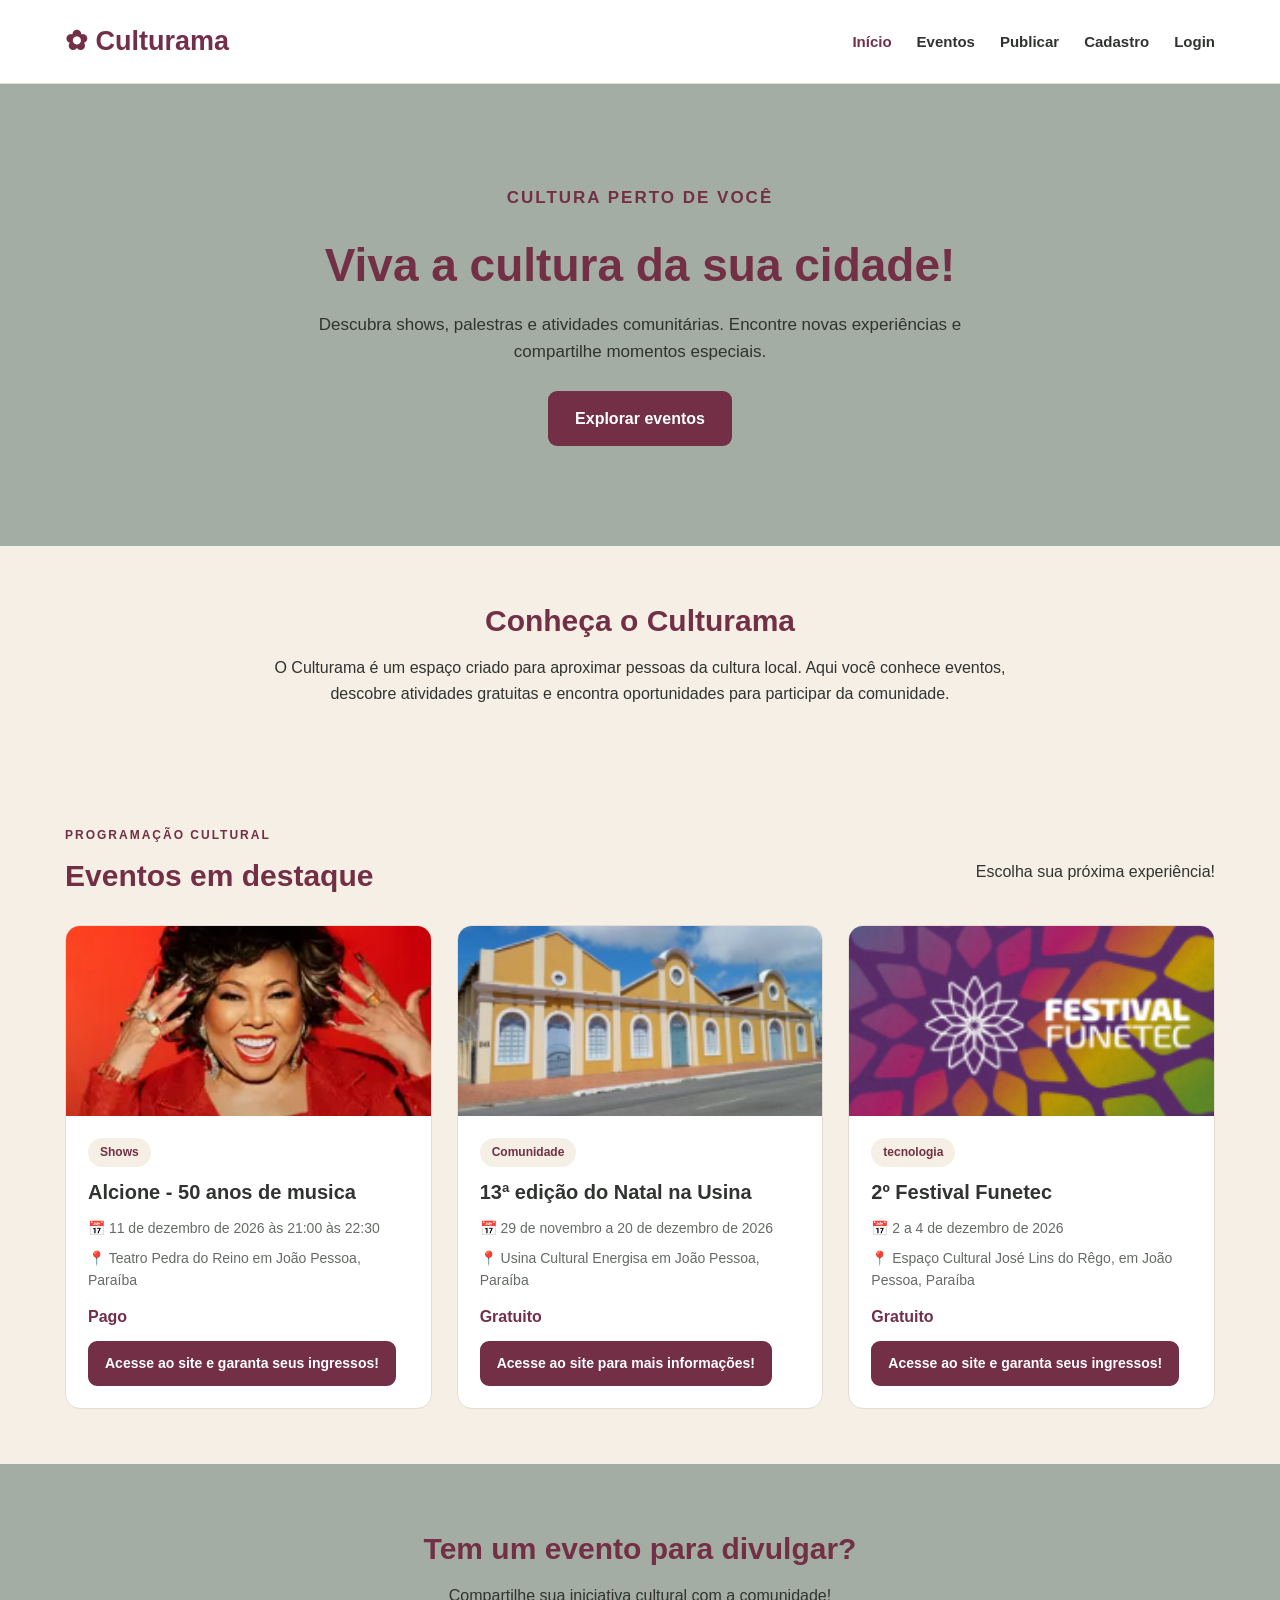
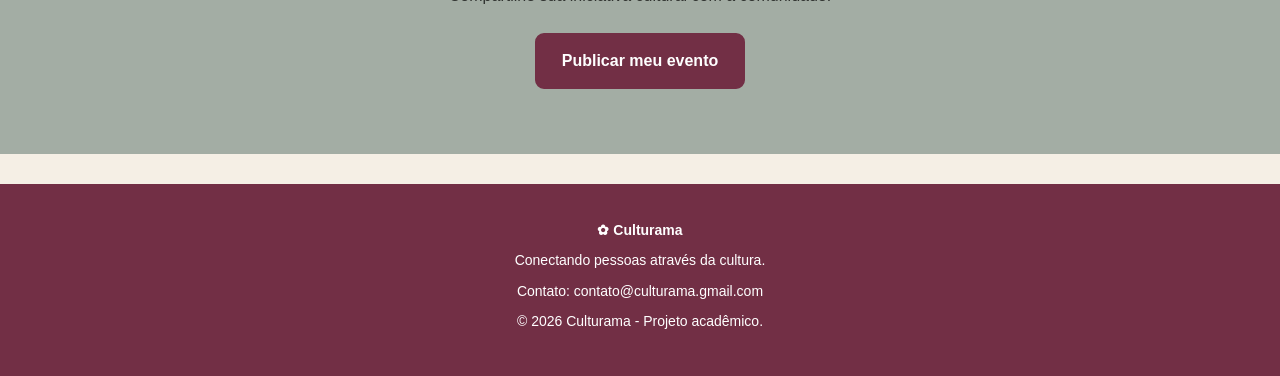
<file: projeto/index.html>
<!DOCTYPE html>
<html lang="pt-BR">

<head>
    <meta charset="UTF-8">
    <meta name="viewport" content="width=device-width, initial-scale=1.0">
    <title>Culturama | Início</title>
    <link rel="stylesheet" href="../css/style.css">
</head>

<body>

    <!-- Cabeçalho e menu -->
    <header class="cabecalho">
        <div class="container barra">
            <a href="../projeto/index.html" class="logo">
                ✿ Culturama
            </a>

            <nav class="menu" aria-label="Menu principal">
                <a href="../projeto/index.html" class="ativo">Início</a>
                <a href="../projeto/eventos.html">Eventos</a>
                <a href="../projeto/publicar.html">Publicar</a>
                <a href="../projeto/cadastro.html">Cadastro</a>
                <a href="../projeto/login.html">Login</a>
            </nav>
        </div>
    </header>

    <main>

        <!-- Banner principal -->
        <section class="banner">
            <div class="container">
                <p class="etiqueta">CULTURA PERTO DE VOCÊ</p>
                <h1>Viva a cultura da sua cidade!</h1>
                <p>
                    Descubra shows, palestras e atividades
                    comunitárias. Encontre novas experiências
                    e compartilhe momentos especiais.
                </p>
                <a href="../projeto/eventos.html" class="botao">
                    Explorar eventos
                </a>
            </div>
        </section>

        <!-- Apresentação -->
        <section class="secao container">
            <div class="apresentacao">
                <h2>Conheça o Culturama</h2>
                <p>
                    O Culturama é um espaço criado para aproximar
                    pessoas da cultura local. Aqui você conhece
                    eventos, descobre atividades gratuitas e
                    encontra oportunidades para participar
                    da comunidade.
                </p>
            </div>
        </section>

        <!-- Eventos em destaque -->
        <section class="secao container">
            <div class="titulo-secao">
                <div>
                    <p class="etiqueta">PROGRAMAÇÃO CULTURAL</p>
                    <h2>Eventos em destaque</h2>
                </div>
                <p>Escolha sua próxima experiência!</p>
            </div>

            <div class="grade-eventos">

                <article class="card">
                    <img src="../imagens_programacao/alcione.png" alt="Cantora Alcione">

                    <div class="card-conteudo">
                        <span class="categoria">Shows</span>
                        <h3>Alcione - 50 anos de musica</h3>
                        <p>📅 11 de dezembro de 2026 às 21:00 às 22:30</p>
                        <p>📍 Teatro Pedra do Reino em João Pessoa, Paraíba</p>
                        <p class="preco">Pago</p>
                        <a href="https://meaple.com.br/ls-entretenimento/alcione-em-joao-pessoa"
                            class="botao botao-pequeno">
                            Acesse ao site e garanta seus ingressos!
                        </a>
                    </div>
                </article>

                <article class="card">
                    <img src="../imagens_programacao/usina_energisa.png" alt="local da Usina Energisa">

                    <div class="card-conteudo">
                        <span class="categoria">Comunidade</span>
                        <h3>13ª edição do Natal na Usina</h3>
                        <p>📅 29 de novembro a 20 de dezembro de 2026</p>
                        <p>📍 Usina Cultural Energisa em João Pessoa, Paraíba</p>
                        <p class="preco">Gratuito</p>
                        <a href="https://www.natalnausina.com.br/" class="botao botao-pequeno">
                            Acesse ao site para mais informações! </a>
                    </div>
                </article>

                <article class="card">
                    <img src="../imagens_programacao/festival_funetec.png" alt="logo do festival">

                    <div class="card-conteudo">
                        <span class="categoria">tecnologia</span>
                        <h3>2º Festival Funetec</h3>
                        <p>📅 2 a 4 de dezembro de 2026</p>
                        <p>📍 Espaço Cultural José Lins do Rêgo, em João Pessoa, Paraíba</p>
                        <p class="preco">Gratuito</p>
                        <a href="https://www.festivalfunetec.com.br/" class="botao botao-pequeno">
                            Acesse ao site e garanta seus ingressos!
                        </a>
                    </div>
                </article>

            </div>
        </section>

        <!-- Convite para publicar -->
        <section class="convite">
            <div class="container centralizar">
                <h2>Tem um evento para divulgar?</h2>
                <p>
                    Compartilhe sua iniciativa cultural
                    com a comunidade!
                </p>
                <a href="../projeto/publicar.html" class="botao">
                    Publicar meu evento
                </a>
            </div>
        </section>

    </main>
    <!-- Rodapé -->
    <footer class="rodape">
        <div class="container">
            <p><strong>✿ Culturama</strong></p>
            <p>Conectando pessoas através da cultura.</p>
            <p>Contato: contato@culturama.gmail.com</p>
            <p>© 2026 Culturama - Projeto acadêmico.</p>
        </div>
    </footer>

</body>

</html>
</file>
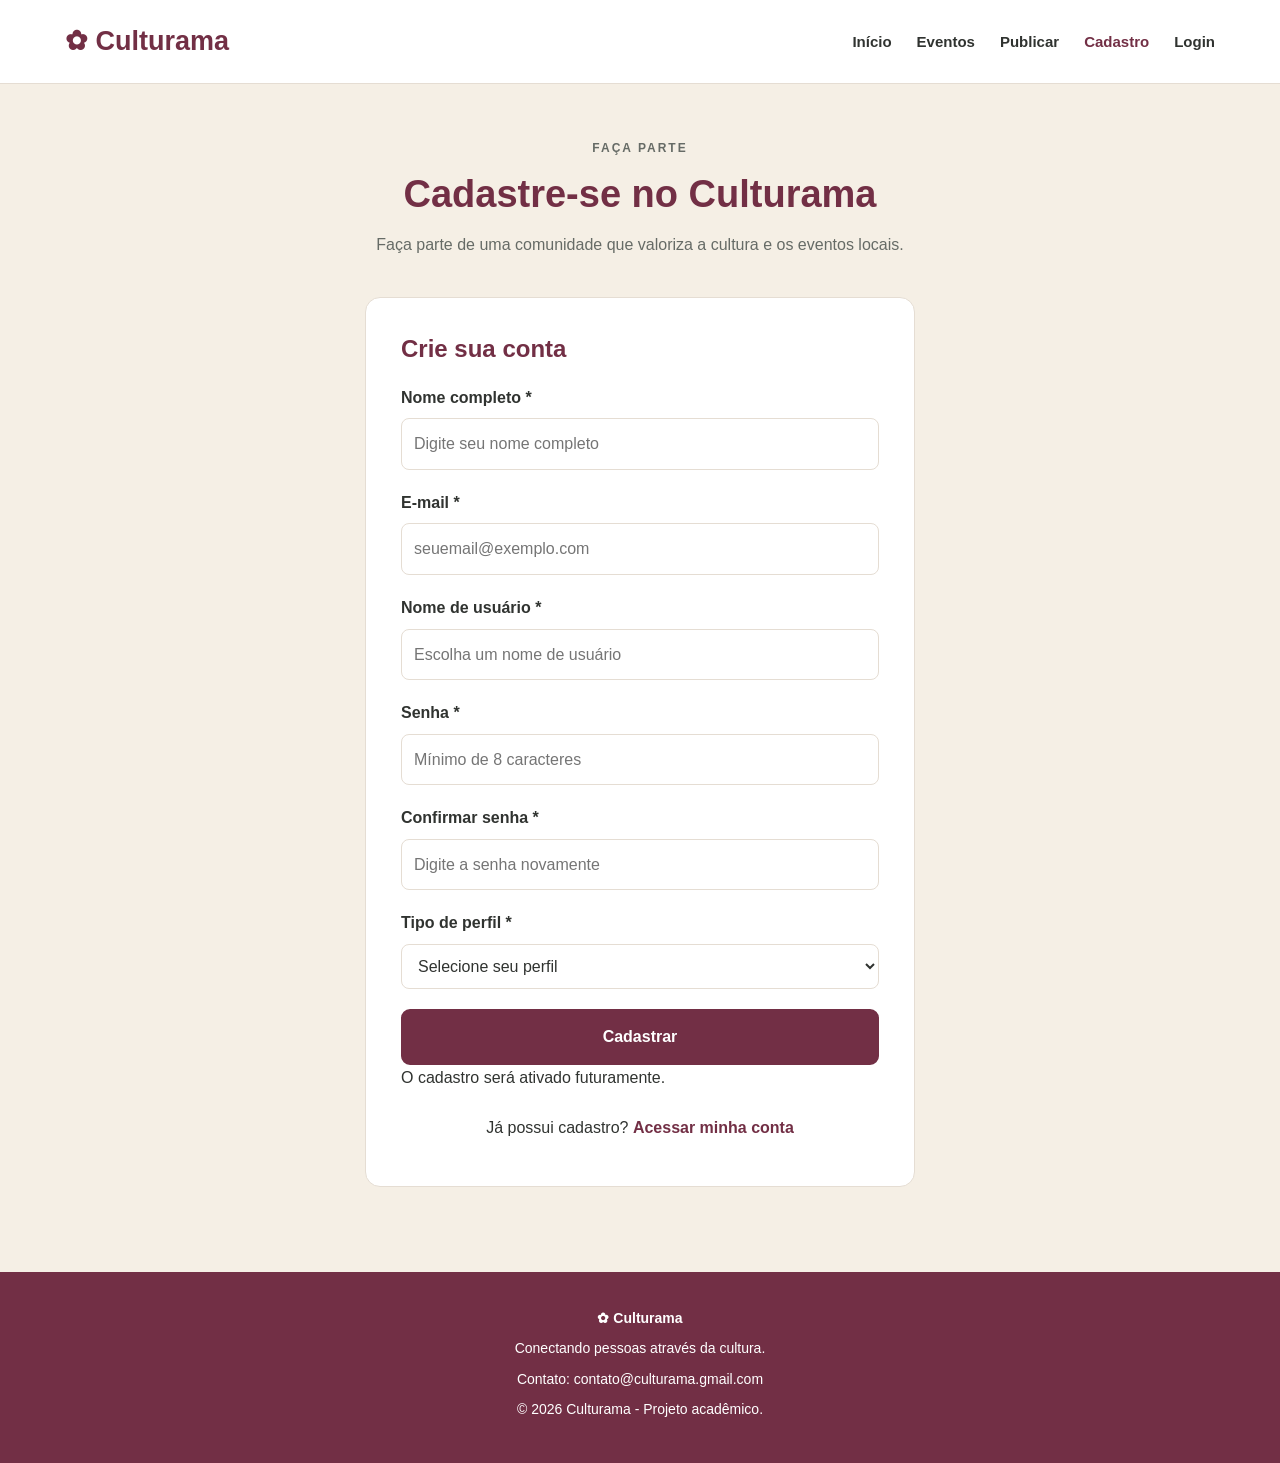
<file: projeto/cadastro.html>
<!DOCTYPE html>
<html lang="pt-BR">
<head>
    <meta charset="UTF-8">
    <meta name="viewport" content="width=device-width, initial-scale=1.0">
    <title>Culturama | Cadastro</title>
    <link rel="stylesheet" href="../css/style.css">
</head>
<body>

    <header class="cabecalho">
        <div class="container barra">
            <a href="../projeto/index.html" class="logo">✿ Culturama</a>

            <nav class="menu" aria-label="Menu principal">
                <a href="../projeto/index.html">Início</a>
                <a href="../projeto/eventos.html">Eventos</a>
                <a href="../projeto/publicar.html">Publicar</a>
                <a href="../projeto/cadastro.html" class="ativo">Cadastro</a>
                <a href="../projeto/login.html">Login</a>
            </nav>
        </div>
    </header>

    <main class="container secao">

        <div class="titulo-pagina">
            <p class="etiqueta">FAÇA PARTE</p>
            <h1>Cadastre-se no Culturama</h1>
            <p>
                Faça parte de uma comunidade que
                valoriza a cultura e os eventos locais.
            </p>
        </div>

        <section class="formulario-caixa formulario-menor">

            <h2>Crie sua conta</h2>

            <form>

                <div class="campo">
                    <label for="nome">
                        Nome completo *
                    </label>
                    <input
                        type="text"
                        id="nome"
                        name="nome"
                        placeholder="Digite seu nome completo"
                        autocomplete="name"
                        required>
                </div>

                <div class="campo">
                    <label for="email">
                        E-mail *
                    </label>
                    <input
                        type="email"
                        id="email"
                        name="email"
                        placeholder="seuemail@exemplo.com"
                        autocomplete="email"
                        required>
                </div>

                <div class="campo">
                    <label for="usuario">
                        Nome de usuário *
                    </label>
                    <input
                        type="text"
                        id="usuario"
                        name="usuario"
                        placeholder="Escolha um nome de usuário"
                        autocomplete="username"
                        required>
                </div>

                <div class="campo">
                    <label for="senha">
                        Senha *
                    </label>
                    <input
                        type="password"
                        id="senha"
                        name="senha"
                        minlength="8"
                        autocomplete="new-password"
                        placeholder="Mínimo de 8 caracteres"
                        required>
                </div>

                <div class="campo">
                    <label for="confirmar-senha">
                        Confirmar senha *
                    </label>
                    <input
                        type="password"
                        id="confirmar-senha"
                        name="confirmar-senha"
                        minlength="8"
                        autocomplete="new-password"
                        placeholder="Digite a senha novamente"
                        required>
                </div>

                <div class="campo">
                    <label for="perfil">
                        Tipo de perfil *
                    </label>
                    <select id="perfil"
                            name="perfil"
                            required>
                        <option value="">
                            Selecione seu perfil
                        </option>
                        <option value="participante">
                            Participante
                        </option>
                        <option value="organizador">
                            Organizador
                        </option>
                    </select>
                </div>

                <button type="button"
                        class="botao botao-largo"
                        disabled>
                    Cadastrar
                </button>

                <p class="aviso">
                    O cadastro será ativado futuramente.
                </p>

            </form>

           <div class="mensagem-formulario">
                <p>
                    Já possui cadastro?
                    <a href="../projeto/login.html">
                        Acessar minha conta
                    </a>
                </p>
            </div>

        </section>

    </main>

    <footer class="rodape">
        <div class="container">
            <p><strong>✿ Culturama</strong></p>
            <p>Conectando pessoas através da cultura.</p>
            <p>Contato: contato@culturama.gmail.com</p>
            <p>© 2026 Culturama - Projeto acadêmico.</p>
        </div>
    </footer>

</body>
</html>
</file>
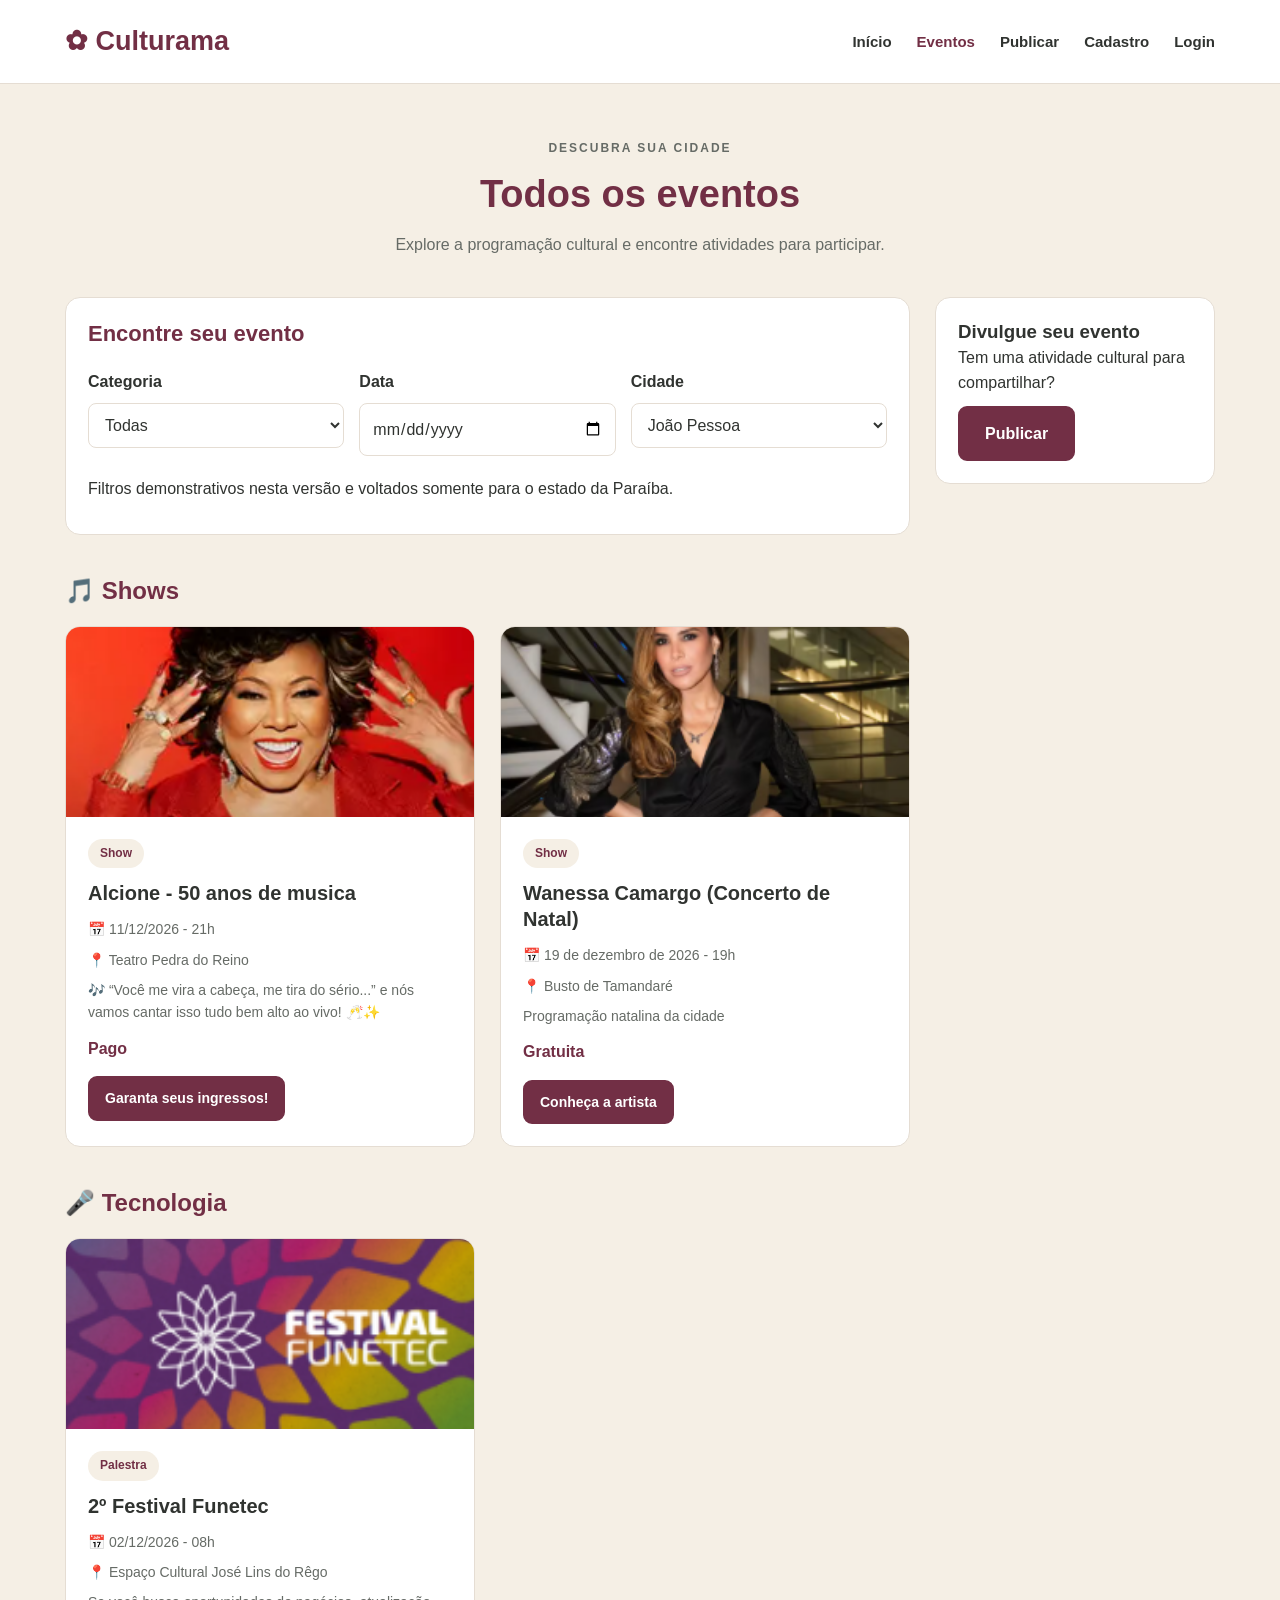
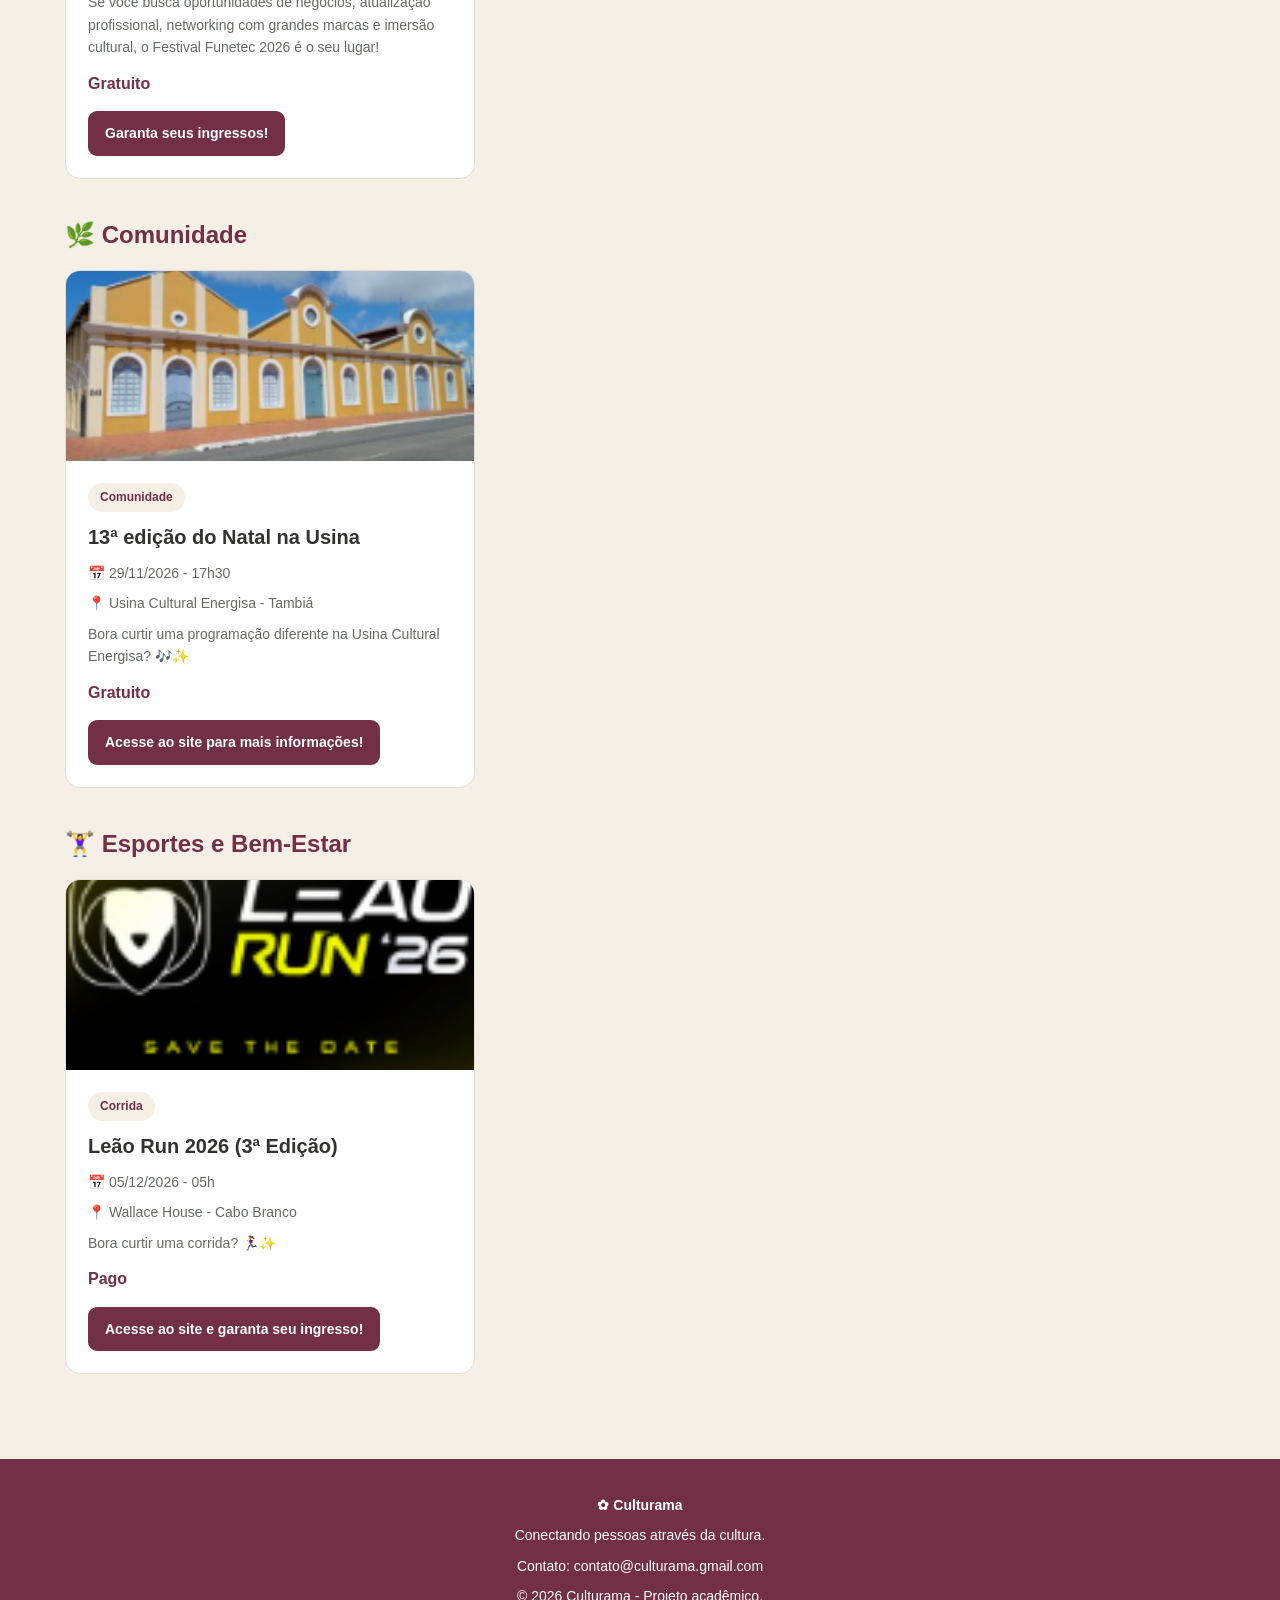
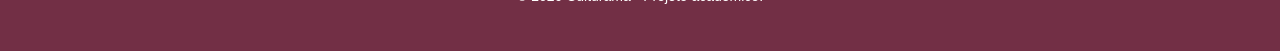
<file: projeto/eventos.html>
<!DOCTYPE html>
<html lang="pt-BR">

<head>
    <meta charset="UTF-8">
    <meta name="viewport" content="width=device-width, initial-scale=1.0">
    <title>Culturama | Eventos</title>
    <link rel="stylesheet" href="../css/style.css">
</head>

<body>

    <header class="cabecalho">
        <div class="container barra">
            <a href="../projeto/index.html" class="logo">✿ Culturama</a>

            <nav class="menu" aria-label="Menu principal">
                <a href="../projeto/index.html">Início</a>
                <a href="../projeto/eventos.html" class="ativo">Eventos</a>
                <a href="../projeto/publicar.html">Publicar</a>
                <a href="../projeto/cadastro.html">Cadastro</a>
                <a href="../projeto/login.html">Login</a>
            </nav>
        </div>
    </header>

    <main class="container secao">

        <div class="titulo-pagina">
            <p class="etiqueta">DESCUBRA SUA CIDADE</p>
            <h1>Todos os eventos</h1>
            <p>
                Explore a programação cultural e encontre
                atividades para participar.
            </p>
        </div>

        <!-- Conteúdo principal e barra lateral -->
        <div class="layout-eventos">

            <div class="conteudo-eventos">

                <!-- Filtros visuais -->
                <section class="painel">
                    <h2>Encontre seu evento</h2>

                    <div class="filtros">
                        <div class="campo">
                            <label for="filtro-categoria">
                                Categoria
                            </label>
                            <select id="filtro-categoria">
                                <option>Todas</option>
                                <option>Shows</option>
                                <option>Tecnologia</option>
                                <option>Comunidade</option>
                            </select>
                        </div>

                        <div class="campo">
                            <label for="filtro-data">Data</label>
                            <input type="date" id="filtro-data">
                        </div>

                        <div class="campo">
                            <label for="filtro-bairro">Cidade</label>
                            <select id="filtro-bairro">
                                <option>João Pessoa</option>
                                <option>Sape</option>
                                <option>Caapoarã</option>
                                <option>Santa Rita</option>
                                <option></option>
                            </select>
                        </div>
                    </div>

                    <p class="aviso">
                        Filtros demonstrativos nesta versão e voltados somente para o estado da Paraíba.
                    </p>
                </section>

                <!-- Categoria Shows -->
                <section class="grupo-eventos">
                    <h2>🎵 Shows</h2>

                    <div class="grade-eventos">

                        <article class="card">
                            <img src="../imagens_programacao/alcione.png" alt="">
                            <div class="card-conteudo">
                                <span class="categoria">Show</span>
                                <h3>Alcione - 50 anos de musica</h3>
                                <p>📅 11/12/2026 - 21h</p>
                                <p>📍 Teatro Pedra do Reino</p>
                                <p>🎶 “Você me vira a cabeça, me tira do sério...” e nós vamos cantar isso tudo bem alto
                                    ao vivo! 🥂✨</p>
                                <p class="preco">Pago</p>

                                <div class="acoes-card">
                                    <a href="https://meaple.com.br/ls-entretenimento/alcione-em-joao-pessoa"
                                        class="botao botao-pequeno">
                                        Garanta seus ingressos!
                                    </a>
                                </div>
                            </div>
                        </article>

                        <article class="card">
                            <img src="../imagens_programacao/wanessa.camargo.png" alt="">
                            <div class="card-conteudo">
                                <span class="categoria">Show</span>
                                <h3>Wanessa Camargo (Concerto de Natal)</h3>
                                <p>📅 19 de dezembro de 2026 - 19h</p>
                                <p>📍 Busto de Tamandaré</p>
                                <p>
                                    Programação natalina da cidade
                                </p>
                                <p class="preco">Gratuita</p>

                                <div class="acoes-card">
                                    <a href="https://pt.wikipedia.org/wiki/Wanessa_Camargo" class="botao botao-pequeno">
                                        Conheça a artista
                                    </a>
                                </div>
                            </div>
                        </article>

                    </div>
                </section>

                <!-- Categoria Tecnologia -->
                <section class="grupo-eventos">
                    <h2>🎤 Tecnologia</h2>

                    <div class="grade-eventos">

                        <article class="card">
                            <img src="../imagens_programacao/festival_funetec.png" alt="">
                            <div class="card-conteudo">
                                <span class="categoria">Palestra</span>
                                <h3>2º Festival Funetec</h3>
                                <p>📅 02/12/2026 - 08h</p>
                                <p>📍 Espaço Cultural José Lins do Rêgo</p>
                                <p>
                                    Se você busca oportunidades de negócios, atualização profissional, networking com
                                    grandes marcas e imersão cultural, o Festival Funetec 2026 é o seu lugar!
                                </p>
                                <p class="preco">Gratuito</p>
                                <div class="acoes-card">
                                    <a href="https://www.festivalfunetec.com.br/" class="botao botao-pequeno">
                                        Garanta seus ingressos!
                                    </a>
                                </div>
                            </div>
                        </article>
                    </div>
                </section>

                <!-- Categoria Comunidade -->
                <section class="grupo-eventos">
                    <h2>🌿 Comunidade</h2>

                    <div class="grade-eventos">

                        <article class="card">
                            <img src="../imagens_programacao/usina_energisa.png" alt="">
                            <div class="card-conteudo">
                                <span class="categoria">Comunidade</span>
                                <h3>13ª edição do Natal na Usina</h3>
                                <p>📅 29/11/2026 - 17h30</p>
                                <p>📍 Usina Cultural Energisa - Tambiá</p>
                                <p>
                                    Bora curtir uma programação diferente na Usina Cultural Energisa? 🎶✨
                                </p>
                                <p class="preco">Gratuito</p>

                                <div class="acoes-card">
                                    <a href="https://www.natalnausina.com.br/" class="botao botao-pequeno">
                                        Acesse ao site para mais informações!
                                    </a>
                                </div>
                            </div>
                        </article>
                    </div>
                </section>

                <section class="grupo-eventos">
                    <h2>🏋️‍♀️ Esportes e Bem-Estar</h2>

                    <div class="grade-eventos">

                        <article class="card">
                            <img src="../imagens_programacao/corrida.png" alt="">
                            <div class="card-conteudo">
                                <span class="categoria">Corrida</span>
                                <h3>Leão Run 2026 (3ª Edição)</h3>
                                <p>📅 05/12/2026 - 05h</p>
                                <p>📍 Wallace House - Cabo Branco</p>
                                <p>
                                    Bora curtir uma corrida? 🏃‍♀️✨
                                </p>
                                <p class="preco">Pago</p>

                                <div class="acoes-card">
                                    <a href="https://www.sympla.com.br/evento/leao-run-2026-3-edicao/3558794?referrer=www.google.com&referrer=www.google.com"
                                        class="botao botao-pequeno">
                                        Acesse ao site e garanta seu ingresso!
                                    </a>
                                </div>
                            </div>
                        </article>
                    </div>
                </section>

            </div>

            <div class="painel painel-lateral">
                <h3>Divulgue seu evento</h3>
                <p>
                    Tem uma atividade cultural
                    para compartilhar?
                </p>
                <a href="../projeto/publicar.html" class="botao">
                    Publicar
                </a>
            </div>
            </aside>

        </div>
    </main>

    <footer class="rodape">
        <div class="container">
            <p><strong>✿ Culturama</strong></p>
            <p>Conectando pessoas através da cultura.</p>
            <p>Contato: contato@culturama.gmail.com</p>
            <p>© 2026 Culturama - Projeto acadêmico.</p>
        </div>
    </footer>

</body>

</html>
</file>
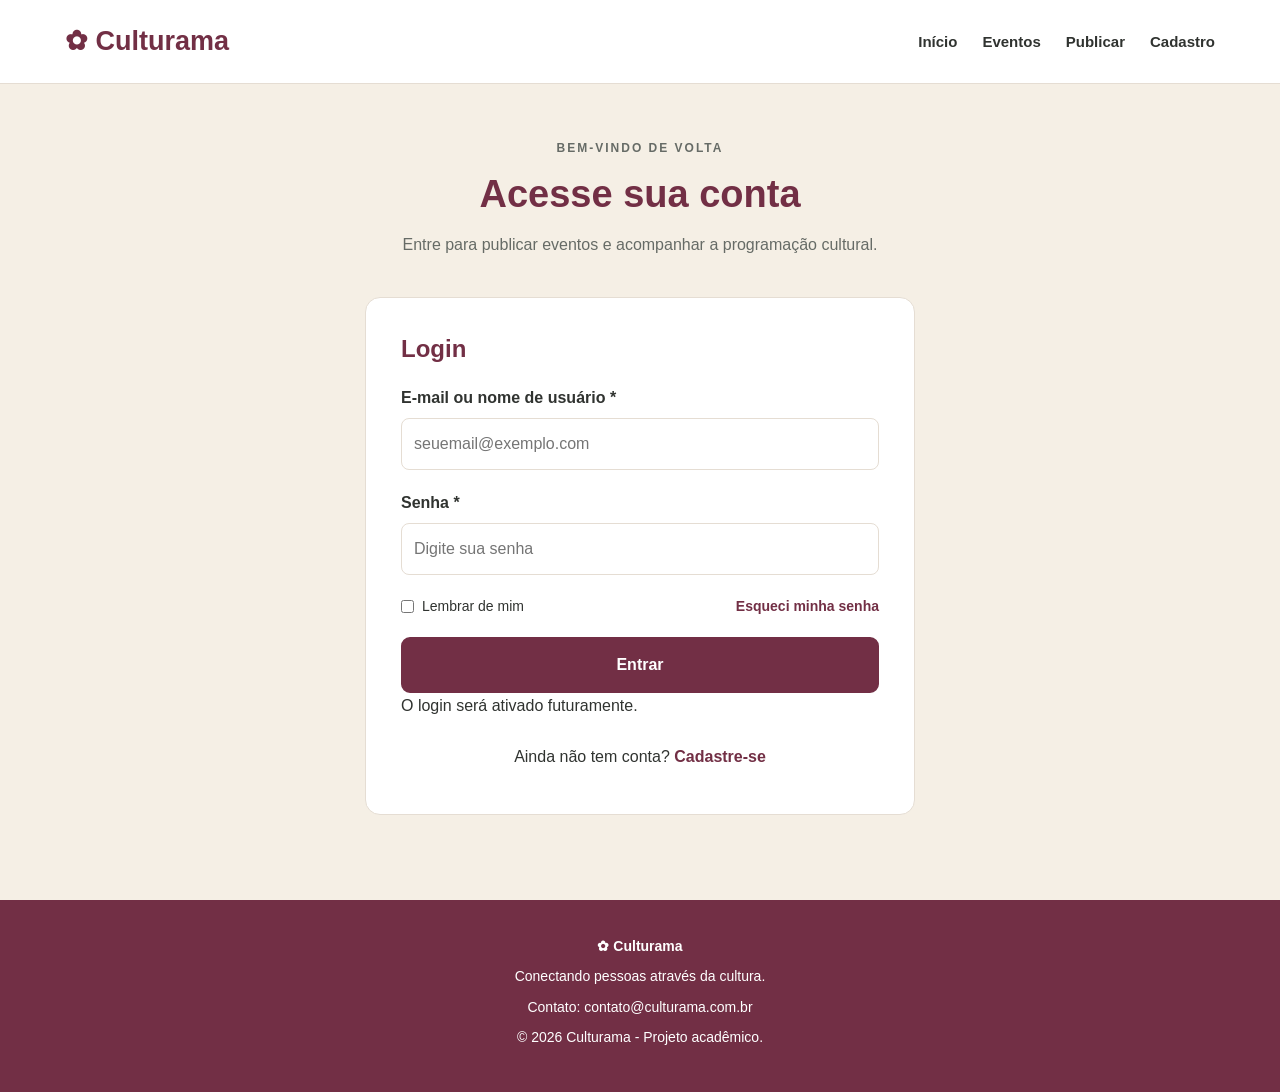
<file: projeto/login.html>
<!DOCTYPE html>
<html lang="pt-BR">

<head>
    <meta charset="UTF-8">
    <meta name="viewport" content="width=device-width, initial-scale=1.0">
    <title>Culturama | Login</title>
    <link rel="stylesheet" href="../css/style.css">
</head>

<body>

    <!-- Cabeçalho e menu -->
    <header class="cabecalho">
        <div class="container barra">
            <a href="../projeto/index.html" class="logo">✿ Culturama</a>

            <nav class="menu" aria-label="Menu principal">
                <a href="../projeto/index.html">Início</a>
                <a href="../projeto/eventos.html">Eventos</a>
                <a href="../projeto/publicar.html">Publicar</a>
                <a href="../projeto/cadastro.html">Cadastro</a>
            </nav>
        </div>
    </header>

    <main class="container secao">

        <div class="titulo-pagina">
            <p class="etiqueta">BEM-VINDO DE VOLTA</p>
            <h1>Acesse sua conta</h1>
            <p>
                Entre para publicar eventos e acompanhar
                a programação cultural.
            </p>
        </div>

        <section class="formulario-caixa formulario-menor">

            <h2>Login</h2>

            <form>

                <div class="campo">
                    <label for="login-usuario">
                        E-mail ou nome de usuário *
                    </label>
                    <input type="text" id="login-usuario" name="login-usuario" placeholder="seuemail@exemplo.com"
                        autocomplete="username" required>
                </div>

                <div class="campo">
                    <label for="login-senha">
                        Senha *
                    </label>
                    <input type="password" id="login-senha" name="login-senha" minlength="8"
                        placeholder="Digite sua senha" autocomplete="current-password" required>
                </div>

                <div class="linha-login">
                    <label>
                        <input type="checkbox" name="lembrar">
                        Lembrar de mim
                    </label>
                    <a href="login.html">Esqueci minha senha</a>
                </div>

                <button type="submit" class="botao botao-largo">
                    Entrar
                </button>

                <p class="aviso">
                    O login será ativado futuramente.
                </p>

            </form>

            <div class="mensagem-formulario">
                <p>
                    Ainda não tem conta?
                    <a href="../projeto/cadastro.html">Cadastre-se</a>
                </p>
            </div>

        </section>

    </main>

    <!-- Rodapé -->
    <footer class="rodape">
        <div class="container">
            <p><strong>✿ Culturama</strong></p>
            <p>Conectando pessoas através da cultura.</p>
            <p>Contato: contato@culturama.com.br</p>
            <p>© 2026 Culturama - Projeto acadêmico.</p>
        </div>
    </footer>

</body>

</html>
</file>
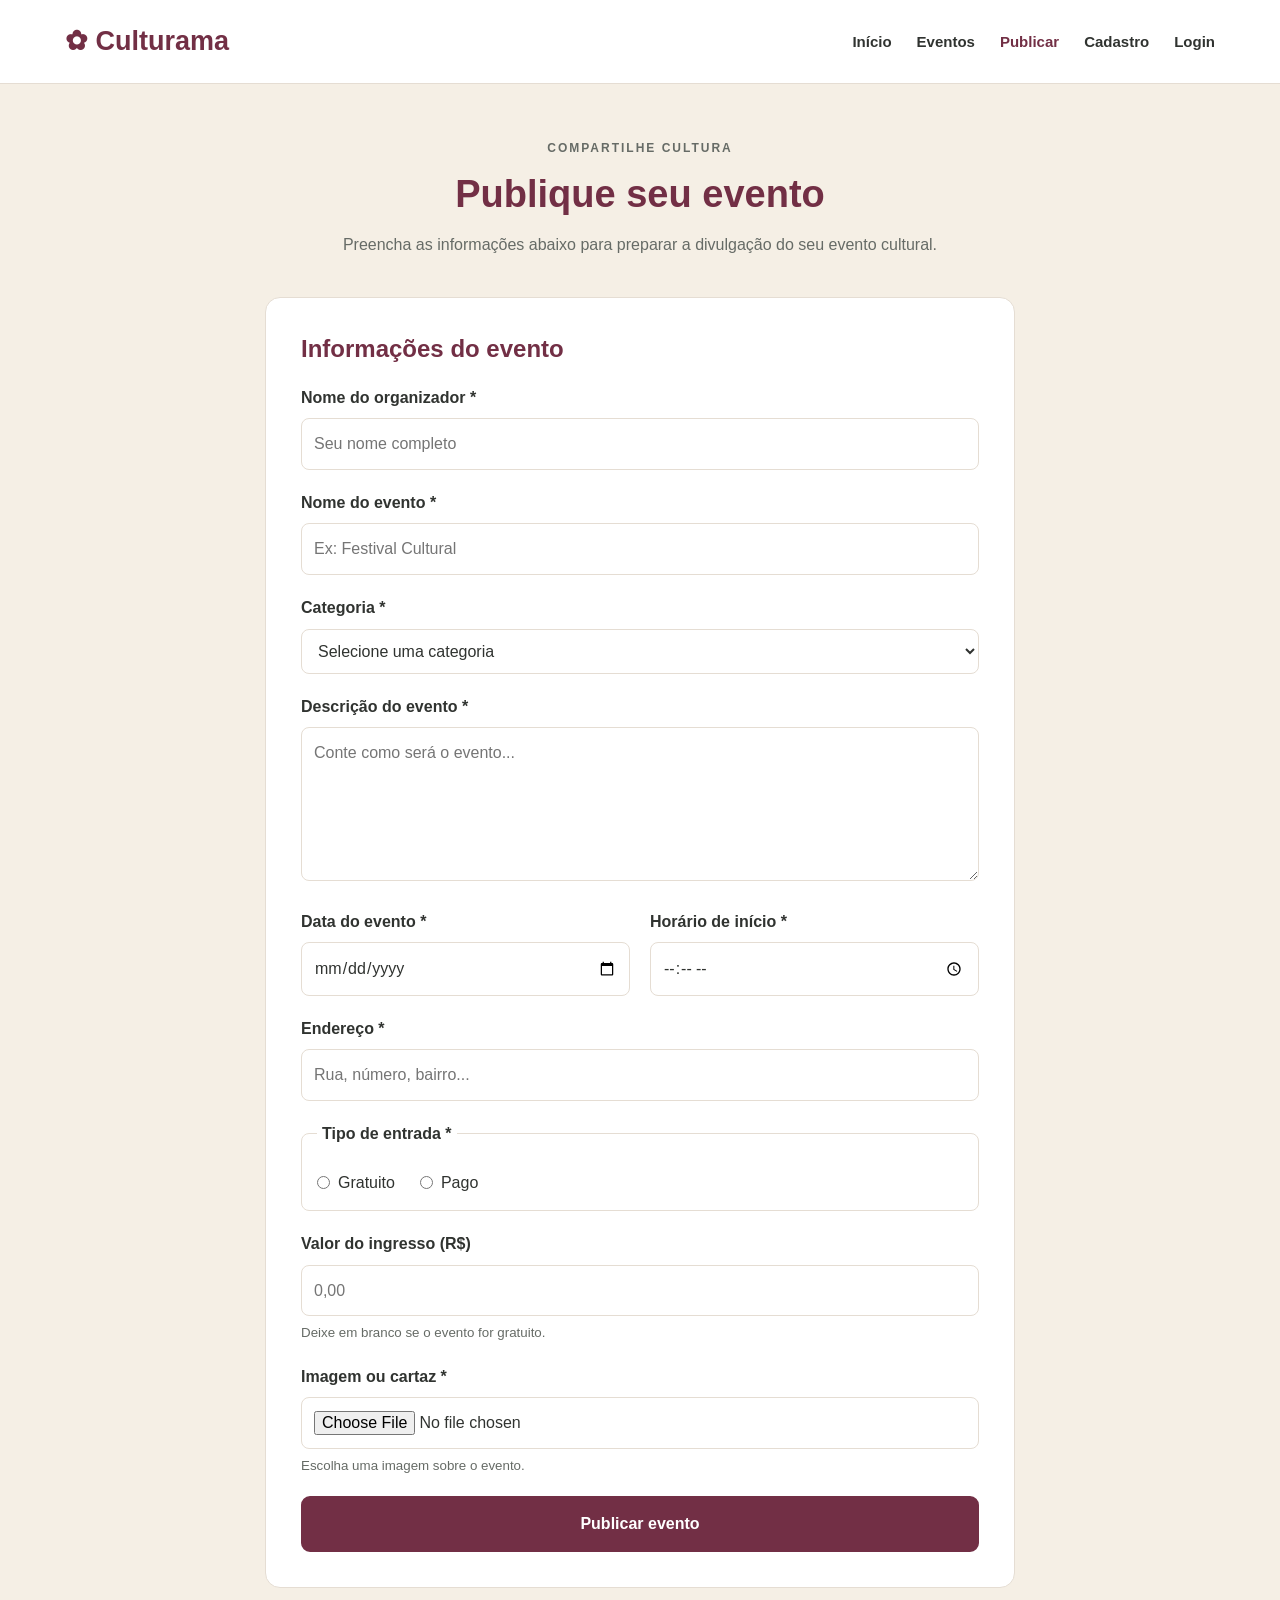
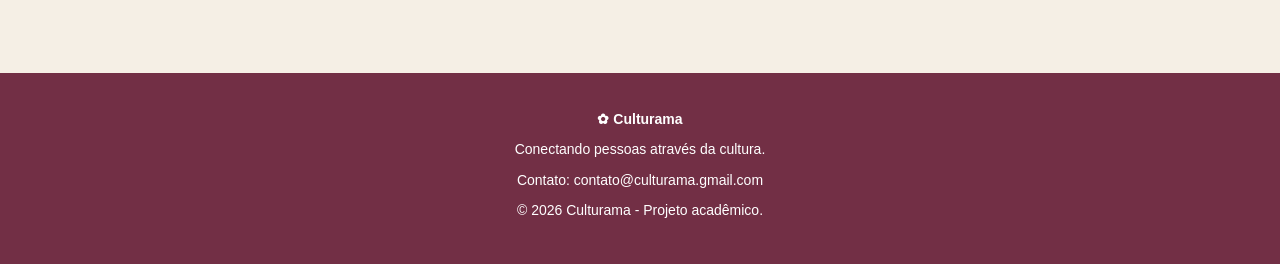
<file: projeto/publicar.html>
<!DOCTYPE html>
<html lang="pt-BR">

<head>
    <meta charset="UTF-8">
    <meta name="viewport" content="width=device-width, initial-scale=1.0">
    <title>Culturama | Publicar Evento</title>
    <link rel="stylesheet" href="../css/style.css">
</head>

<body>

    <header class="cabecalho">
        <div class="container barra">
            <a href="../projeto/index.html" class="logo">✿ Culturama</a>

            <nav class="menu" aria-label="Menu principal">
                <a href="../projeto/index.html">Início</a>
                <a href="../projeto/eventos.html">Eventos</a>
                <a href="../projeto/publicar.html" class="ativo">Publicar</a>
                <a href="../projeto/cadastro.html">Cadastro</a>
                <a href="../projeto/login.html">Login</a>
            </nav>
        </div>
    </header>

    <main class="container secao">

        <div class="titulo-pagina">
            <p class="etiqueta">COMPARTILHE CULTURA</p>
            <h1>Publique seu evento</h1>
            <p>
                Preencha as informações abaixo para preparar
                a divulgação do seu evento cultural.
            </p>
        </div>

        <section class="formulario-caixa">

            <h2>Informações do evento</h2>

            <!-- Formulário sem envio -->
            <form>

                <div class="campo">
                    <label for="organizador">
                        Nome do organizador *
                    </label>
                    <input type="text" id="organizador" name="organizador" placeholder="Seu nome completo" required>
                </div>

                <div class="campo">
                    <label for="nome-evento">
                        Nome do evento *
                    </label>
                    <input type="text" id="nome-evento" name="nome-evento" placeholder="Ex: Festival Cultural" required>
                </div>

                <div class="campo">
                    <label for="categoria">
                        Categoria *
                    </label>
                    <select id="categoria" name="categoria" required>
                        <option value="">
                            Selecione uma categoria
                        </option>
                        <option value="show">Show</option>
                        <option value="palestra">Tecnologia</option>
                        <option value="comunidade">Comunidade</option>
                        <option value="esportes">Esportes e Bem-Estar</option>
                        <option value="Outros">Outros</option>
                    </select>
                </div>

                <div class="campo">
                    <label for="descricao">
                        Descrição do evento *
                    </label>
                    <textarea id="descricao" name="descricao" rows="5" placeholder="Conte como será o evento..."
                        required></textarea>
                </div>

                <div class="duas-colunas">

                    <div class="campo">
                        <label for="data">
                            Data do evento *
                        </label>
                        <input type="date" id="data" name="data" required>
                    </div>

                    <div class="campo">
                        <label for="horario">
                            Horário de início *
                        </label>
                        <input 
                        type="time" 
                        id="horario" 
                        name="horario" required>
                    </div>

                </div>

                <div class="campo">
                    <label for="endereco">
                        Endereço *
                    </label>
                    <input type="text" id="endereco" name="endereco" placeholder="Rua, número, bairro..." required>
                </div>


                <fieldset class="campo">
                    <legend>Tipo de entrada *</legend>

                    <div class="opcoes">
                        <label>
                            <input 
                            type="radio" 
                            name="entrada" 
                            value="gratuito" 
                            required>
                            Gratuito
                        </label>

                        <!--type="radio"cria um botão de opção que permite ao usuário escolher aapenas uma única alternativa de um conjunto de opções.-->

                        <label>
                            <input 
                            type="radio" 
                            name="entrada" 
                            value="pago">
                            Pago
                        </label>
                    </div>

                </fieldset>

                <div class="campo">
                    <label for="valor">
                        Valor do ingresso (R$)
                    </label>
                    <input 
                    type="number" 
                    id="valor" 
                    name="valor" 
                    min="0" 
                    step="0.01" 
                    placeholder="0,00"> <!-- step para definir que o campo aceita números com até duas casas decimais. -->
                    <small>
                        Deixe em branco se o evento for gratuito.
                    </small>
                </div>

                <div class="campo">
                    <label for="imagem">
                        Imagem ou cartaz *
                    </label>
                    <input 
                    type="file" 
                    id="imagem" 
                    name="imagem" 
                    accept="image/*" required>
                    <!--Limita a seleção de arquivos na janela do computador ou celular apenas a imagens (como PNG, JPG, GIF, WebP-->
                    <small>
                        Escolha uma imagem sobre o evento.
                    </small>
                </div>

                <button type="button" class="botao botao-largo" disabled>
                    Publicar evento
                </button>
            </form>

        </section>

    </main>

    <footer class="rodape">
        <div class="container">
            <p><strong>✿ Culturama</strong></p>
            <p>Conectando pessoas através da cultura.</p>
            <p>Contato: contato@culturama.gmail.com</p>
            <p>© 2026 Culturama - Projeto acadêmico.</p>
        </div>
    </footer>

</body>

</html>
</file>
<file: css/style.css>
/* ==================================
   CULTURAMA - ESTILOS GERAIS
   ================================== */

/* Paleta de cores */
:root {
    --salvia: #A3ADA4;
    --bege: #F5EFE5;
    --borgonha: #722F45;
    --borgonha-escuro: #542235;
    --branco: #FFFFFF;
    --texto: #303330;
    --texto-claro: #666B66;
    --borda: #E5DDD3;
}

/* Configurações iniciais */
* {
    margin: 0;
    padding: 0;
    box-sizing: border-box; /* ele faz com que o padding (espaçamento interno) e a borda sejam incluídos na largura e altura definidas.*/
}

body {
    font-family: Arial, Helvetica, sans-serif;
    background-color: var(--bege);
    color: var(--texto);
    line-height: 1.6;
}

a {
    text-decoration: none;
    color: var(--borgonha);
}

img {
    max-width: 100%;
    display: block;
}

button,
input,
select,
textarea {
    font: inherit;
}

h1,
h2,
h3 {
    line-height: 1.3;
}

h1,
h2 {
    color: var(--borgonha);
}

p {
    margin-bottom: 10px;
}

/* Limita a largura do conteúdo */
.container {
    width: 90%;
    max-width: 1150px;
    margin: 0 auto;
}

.secao {
    padding-top: 55px;
    padding-bottom: 55px;
}

.centralizar {
    text-align: center;
}

.etiqueta {
    color: var(--borgonha);
    font-size: 12px;
    font-weight: bold;
    letter-spacing: 2px;
    text-transform: uppercase;
}

/* ==================================
   CABEÇALHO
   ================================== */

.cabecalho {
    background-color: var(--branco);
    border-bottom: 1px solid var(--borda);
}

.barra {
    display: flex;
    justify-content: space-between;
    align-items: center;
    gap: 20px;
    padding-top: 20px;
    padding-bottom: 20px;
}

.logo {
    font-size: 27px;
    font-weight: bold;
    color: var(--borgonha);
}

.menu {
    display: flex;
    flex-wrap: wrap;
    gap: 25px;
}

.menu a {
    color: var(--texto);
    font-weight: bold;
    font-size: 15px;
    transition: color 0.2s;
}

.menu a:hover,
.menu a.ativo {
    color: var(--borgonha);
}

/* ==================================
   BOTÕES
   ================================== */

.botao {
    display: inline-block;
    padding: 13px 25px;
    background-color: var(--borgonha);
    color: var(--branco);
    border: 2px solid var(--borgonha);
    border-radius: 9px;
    font-weight: bold;
    text-align: center;
    cursor: pointer;
    transition: background-color 0.2s;
}

.botao:hover {
    background-color: var(--borgonha-escuro);
    border-color: var(--borgonha-escuro);
}

.botao-pequeno {
    padding: 9px 15px;
    font-size: 14px;
}


.botao-largo {
    width: 100%;
}

/* ==================================
   PÁGINA INICIAL
   ================================== */

.banner {
    background-color: var(--salvia);
    padding: 100px 20px;
    text-align: center;  /*controlar o alinhamento horizontal do conteúdo inline */
}

.banner h1 {
    font-size: 46px; /*é a propriedade usada para definir o tamanho do texto*/
    max-width: 700px;
    margin: 15px auto;
}

.banner p {
    max-width: 650px;
    margin: 0 auto 25px;
    font-size: 17px;
}

.apresentacao {
    max-width: 750px;
    margin: 0 auto;
    text-align: center;
}

.apresentacao h2 {
    font-size: 30px;
    margin-bottom: 15px;
}

.titulo-secao {
    display: flex;
    justify-content: space-between;
    align-items: end;
    gap: 20px;
    margin-bottom: 30px;
}

.titulo-secao h2 {
    font-size: 30px;
}

/* ==================================
   CARDS DOS EVENTOS
   ================================== */

.grade-eventos {
    display: grid;
    grid-template-columns: repeat(3, 1fr);
    gap: 25px;
}

.card {
    background-color: var(--branco);
    border: 1px solid var(--borda);
    border-radius: 15px;
    overflow: hidden;
    transition: transform 0.2s;
}

.card:hover {
    transform: translateY(-4px);
}

.card img {
    width: 100%;
    height: 190px;
    object-fit: cover;
}

.card-conteudo {
    padding: 22px;
}

.card h3 {
    font-size: 20px;
    margin: 12px 0;
    color: var(--texto);
}

.card p {
    font-size: 14px;
    color: var(--texto-claro);
    margin-bottom: 8px;
}

.categoria {
    display: inline-block;
    background-color: var(--bege);
    color: var(--borgonha);
    padding: 5px 12px;
    border-radius: 20px;
    font-size: 12px;
    font-weight: bold;
}

.card .preco,
.preco {
    color: var(--borgonha);
    font-weight: bold;
    font-size: 16px;
    margin: 12px 0;
}

.acoes-card {
    display: flex;
    flex-wrap: wrap;
    gap: 10px;
    margin-top: 15px;
}

/* Convite da página inicial */
.convite {
    background-color: var(--salvia);
    padding: 65px 20px;
}

.convite h2 {
    font-size: 30px;
    margin-bottom: 15px;
}

.convite p {
    margin-bottom: 25px;
}

/* ==================================
   PÁGINA DE EVENTOS
   ================================== */

.titulo-pagina {
    text-align: center;
    margin-bottom: 40px;
}

.titulo-pagina h1 {
    font-size: 38px;
    margin: 12px 0;
}

.titulo-pagina p {
    color: var(--texto-claro);
}

/* Área principal + calendário lateral */
.layout-eventos {
    display: grid;
    grid-template-columns: minmax(0, 1fr) 280px;
    gap: 25px;
    align-items: start;
}

.conteudo-eventos {
    min-width: 0;
}

.painel {
    background-color: var(--branco);
    border: 1px solid var(--borda);
    border-radius: 15px;
    padding: 22px;
}

.painel h2 {
    font-size: 22px;
    margin-bottom: 20px;
}

.filtros {
    display: grid;
    grid-template-columns: repeat(3, minmax(0, 1fr));
    gap: 15px;
}

.grupo-eventos {
    margin-top: 40px;
}

.grupo-eventos h2 {
    margin-bottom: 20px;
}

/* Duas colunas de cards na página de eventos */
.conteudo-eventos .grade-eventos {
    grid-template-columns: repeat(2, minmax(0, 1fr));
}

/* ==================================
   FORMULÁRIOS
   ================================== */

.formulario-caixa {
    background-color: var(--branco);
    max-width: 750px;
    margin: 0 auto;
    padding: 35px;
    border-radius: 15px;
    border: 1px solid var(--borda);
}

.formulario-menor {
    max-width: 550px;
}

.formulario-caixa h2 {
    margin-bottom: 20px;
}

.campo {
    margin-bottom: 20px;
}

.campo label,
.campo legend {
    display: block;
    font-weight: bold;
    margin-bottom: 8px;
    color: var(--texto);
}

.campo input:not([type="radio"]),
.campo select,
.campo textarea {
    width: 100%;
    padding: 12px;
    border: 1px solid var(--borda);
    border-radius: 8px;
    background-color: var(--branco);
    color: var(--texto);
}

.campo input:focus,
.campo select:focus,
.campo textarea:focus {
    outline: 2px solid var(--salvia);
    border-color: var(--borgonha);
}

.campo textarea {
    resize: vertical;
}

.campo small {
    display: block;
    color: var(--texto-claro);
    margin-top: 6px;
}

.duas-colunas {
    display: grid;
    grid-template-columns: repeat(2, minmax(0, 1fr));
    gap: 20px;
}

fieldset.campo {
    border: 1px solid var(--borda);
    border-radius: 8px;
    padding: 15px;
}

fieldset.campo legend {
    padding: 0 5px;
}

.opcoes {
    display: flex;
    gap: 25px;
    flex-wrap: wrap;
}

.opcoes label {
    display: flex;
    align-items: center;
    gap: 8px;
    font-weight: normal;
    margin-bottom: 0;
}


.mensagem-formulario {
    text-align: center;
    margin-top: 25px;
}

.mensagem-formulario a {
    font-weight: bold;
}

.mensagem-formulario a:hover {
    text-decoration: underline;
}

/* ==================================
   RODAPÉ
   ================================== */

.rodape {
    background-color: var(--borgonha);
    color: var(--branco);
    text-align: center;
    padding: 35px 20px;
    margin-top: 30px;
}

.rodape p {
    margin-bottom: 8px;
    font-size: 14px;
}       

/* Linha com "Lembrar de mim" e "Esqueci minha senha" */
.linha-login {
display: flex;
justify-content: space-between;
align-items: center;
gap: 10px;
flex-wrap: wrap;
margin-bottom: 20px;
font-size: 14px;
}

.linha-login label {
display: flex;
align-items: center;
gap: 8px;
color: var(--texto);
}

.linha-login a {
font-weight: bold;
}

.linha-login a:hover {
text-decoration: underline;
}
</file>
